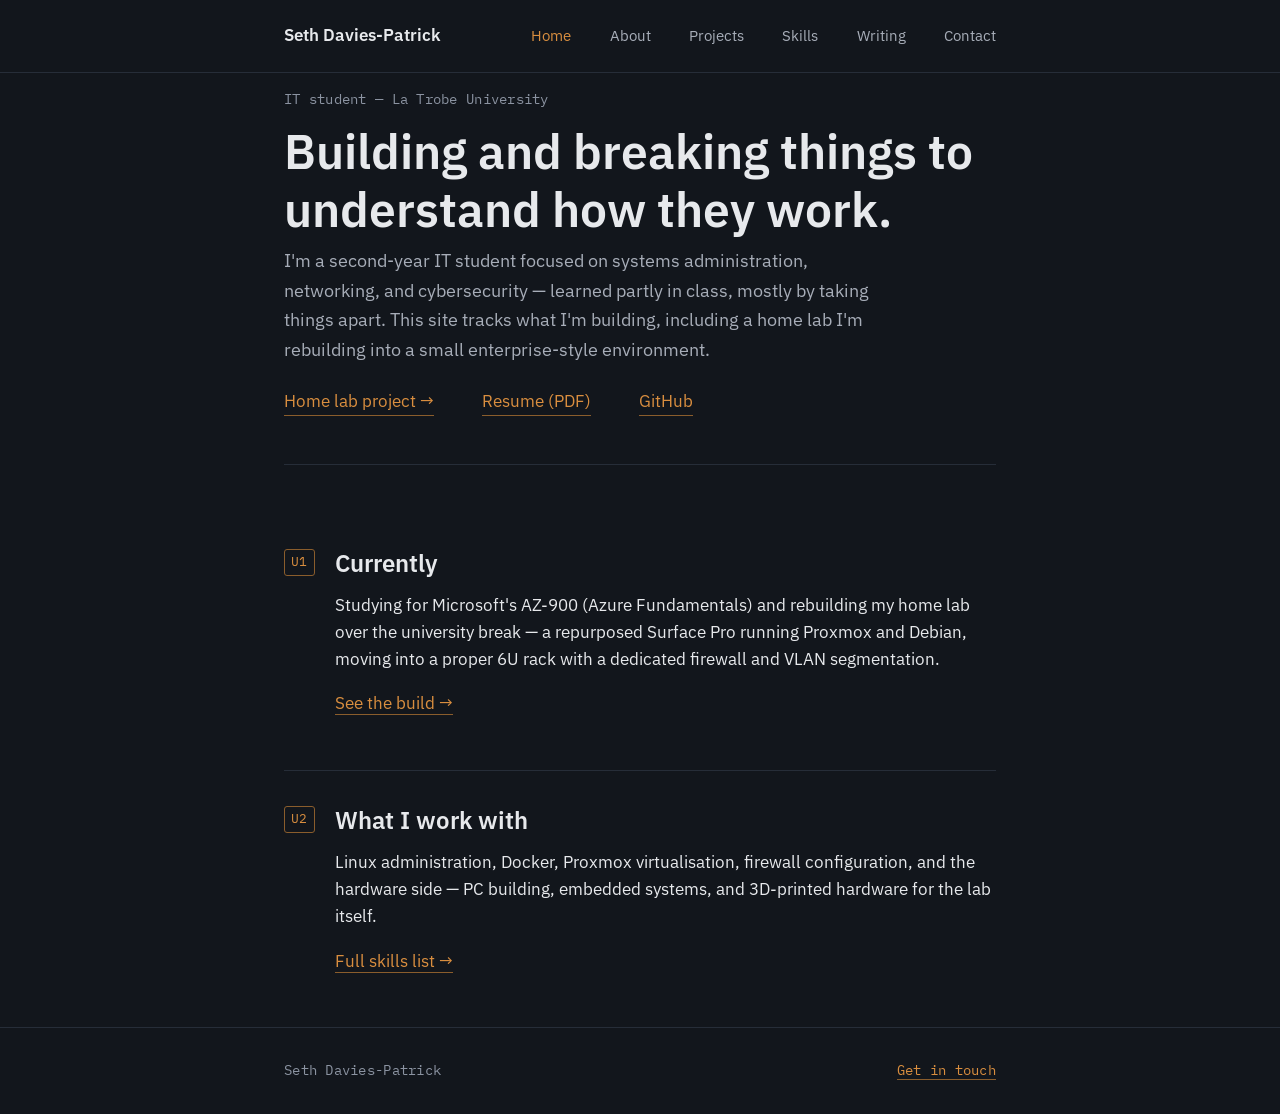
<file: index.html>
<!DOCTYPE html>
<html lang="en">
<head>
  <meta charset="UTF-8">
  <meta name="viewport" content="width=device-width, initial-scale=1.0">
  <title>Seth Davies-Patrick — IT &amp; Cybersecurity</title>
  <meta name="description" content="Portfolio of Seth Davies-Patrick — IT student, home lab builder, and cybersecurity enthusiast.">
  <link rel="stylesheet" href="assets/css/style.css">
  <link rel="preconnect" href="https://fonts.googleapis.com">
  <link href="https://fonts.googleapis.com/css2?family=IBM+Plex+Sans:wght@400;500;600&family=IBM+Plex+Mono:wght@400;500&display=swap" rel="stylesheet">
</head>
<body>

  <header class="site-header">
    <div class="wrap">
      <a class="site-title" href="index.html">Seth Davies-Patrick</a>
      <nav class="site-nav">
        <a href="index.html" aria-current="page">Home</a>
        <a href="about.html">About</a>
        <a href="projects/index.html">Projects</a>
        <a href="skills.html">Skills</a>
        <a href="writing/index.html">Writing</a>
        <a href="contact.html">Contact</a>
      </nav>
    </div>
  </header>

  <main class="wrap">

    <section class="hero">
      <span class="mono">IT student — La Trobe University</span>
      <h1>Building and breaking things to understand how they work.</h1>
      <p class="lede">
        I'm a second-year IT student focused on systems administration,
        networking, and cybersecurity — learned partly in class, mostly by
        taking things apart. This site tracks what I'm building, including
        a home lab I'm rebuilding into a small enterprise-style environment.
      </p>
      <div class="links">
        <a href="projects/homelab.html">Home lab project →</a>
        <a href="resume.pdf">Resume (PDF)</a>
        <a href="https://github.com/sethosauruss" target="_blank" rel="noopener">GitHub</a>
      </div>
    </section>

    <div class="unit">
      <span class="unit-tag">U1</span>
      <h2>Currently</h2>
      <p>
        Studying for Microsoft's AZ-900 (Azure Fundamentals) and rebuilding
        my home lab over the university break — a repurposed Surface Pro
        running Proxmox and Debian, moving into a proper 6U rack with a
        dedicated firewall and VLAN segmentation.
      </p>
      <p><a href="projects/homelab.html">See the build →</a></p>
    </div>

    <div class="unit">
      <span class="unit-tag">U2</span>
      <h2>What I work with</h2>
      <p>
        Linux administration, Docker, Proxmox virtualisation, firewall
        configuration, and the hardware side — PC building, embedded
        systems, and 3D-printed hardware for the lab itself.
      </p>
      <p><a href="skills.html">Full skills list →</a></p>
    </div>

  </main>

  <footer class="site-footer">
    <div class="wrap">
      <p class="mono">Seth Davies-Patrick</p>
      <p class="mono"><a href="contact.html">Get in touch</a></p>
    </div>
  </footer>

</body>
</html>
</file>
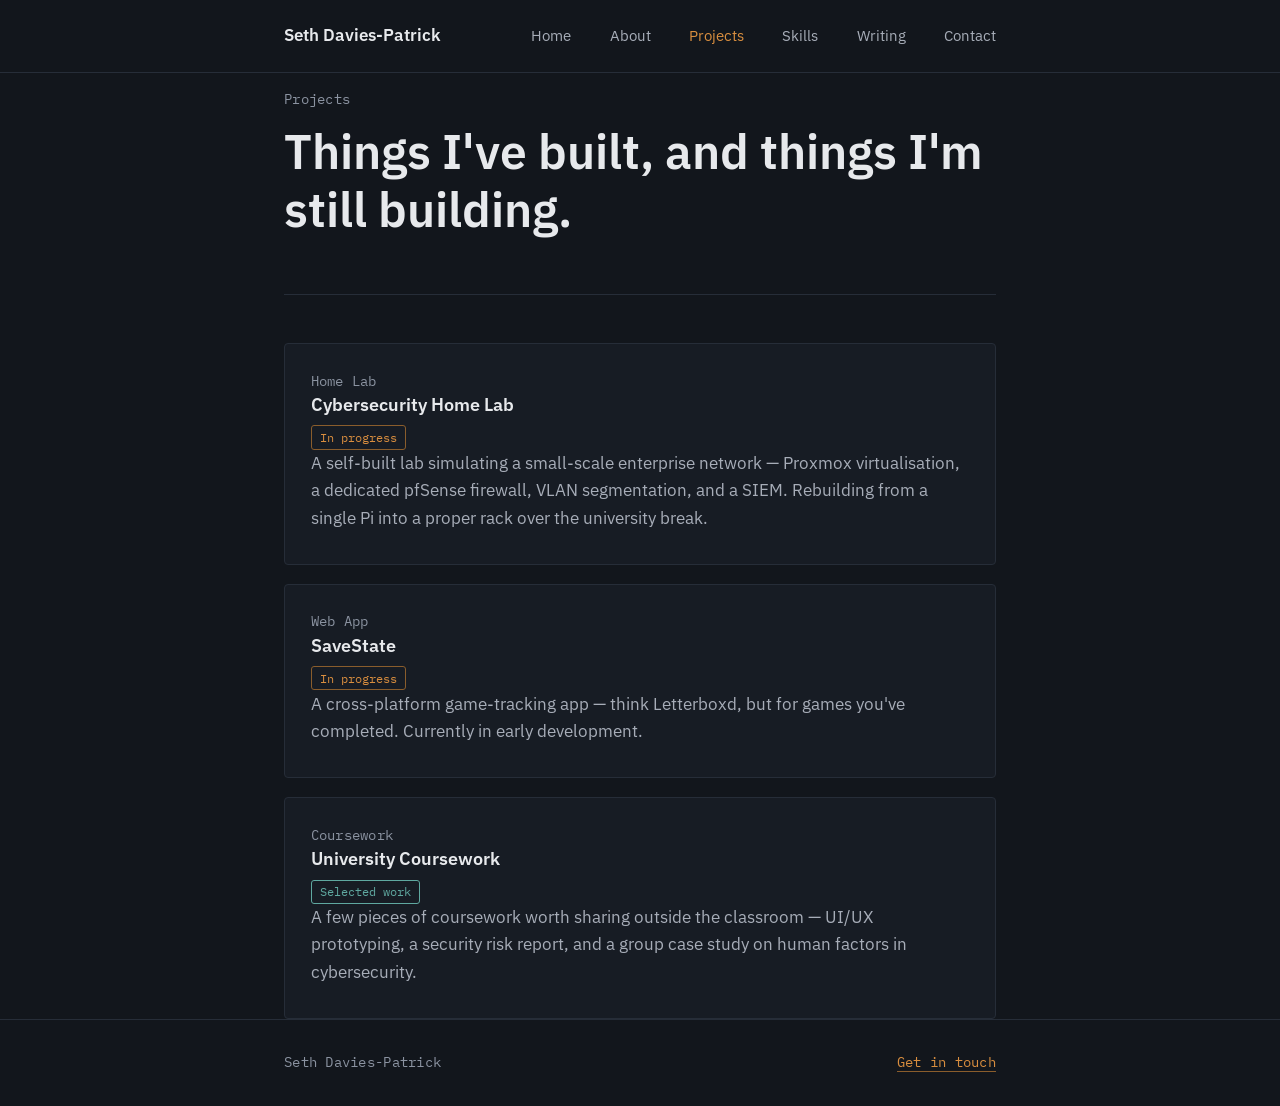
<file: projects/index.html>
<!DOCTYPE html>
<html lang="en">
<head>
  <meta charset="UTF-8">
  <meta name="viewport" content="width=device-width, initial-scale=1.0">
  <title>Projects — Seth Davies-Patrick</title>
  <link rel="stylesheet" href="../assets/css/style.css">
  <link rel="preconnect" href="https://fonts.googleapis.com">
  <link href="https://fonts.googleapis.com/css2?family=IBM+Plex+Sans:wght@400;500;600&family=IBM+Plex+Mono:wght@400;500&display=swap" rel="stylesheet">
</head>
<body>

  <header class="site-header">
    <div class="wrap">
      <a class="site-title" href="../index.html">Seth Davies-Patrick</a>
      <nav class="site-nav">
        <a href="../index.html">Home</a>
        <a href="../about.html">About</a>
        <a href="index.html" aria-current="page">Projects</a>
        <a href="../skills.html">Skills</a>
        <a href="../writing/index.html">Writing</a>
        <a href="../contact.html">Contact</a>
      </nav>
    </div>
  </header>

  <main class="wrap">

    <section class="hero">
      <span class="mono">Projects</span>
      <h1>Things I've built, and things I'm still building.</h1>
    </section>

    <div class="card-list">

      <article class="card">
        <span class="mono">Home Lab</span>
        <h3><a href="homelab.html">Cybersecurity Home Lab</a></h3>
        <span class="status status--wip">In progress</span>
        <p>
          A self-built lab simulating a small-scale enterprise network —
          Proxmox virtualisation, a dedicated pfSense firewall, VLAN
          segmentation, and a SIEM. Rebuilding from a single Pi into a
          proper rack over the university break.
        </p>
      </article>

      <article class="card">
        <span class="mono">Web App</span>
        <h3><a href="savestate.html">SaveState</a></h3>
        <span class="status status--wip">In progress</span>
        <p>
          A cross-platform game-tracking app — think Letterboxd, but for
          games you've completed. Currently in early development.
        </p>
      </article>

      <article class="card">
        <span class="mono">Coursework</span>
        <h3><a href="uni-coursework.html">University Coursework</a></h3>
        <span class="status status--live">Selected work</span>
        <p>
          A few pieces of coursework worth sharing outside the classroom —
          UI/UX prototyping, a security risk report, and a group case
          study on human factors in cybersecurity.
        </p>
      </article>

    </div>

  </main>

  <footer class="site-footer">
    <div class="wrap">
      <p class="mono">Seth Davies-Patrick</p>
      <p class="mono"><a href="../contact.html">Get in touch</a></p>
    </div>
  </footer>

</body>
</html>
</file>
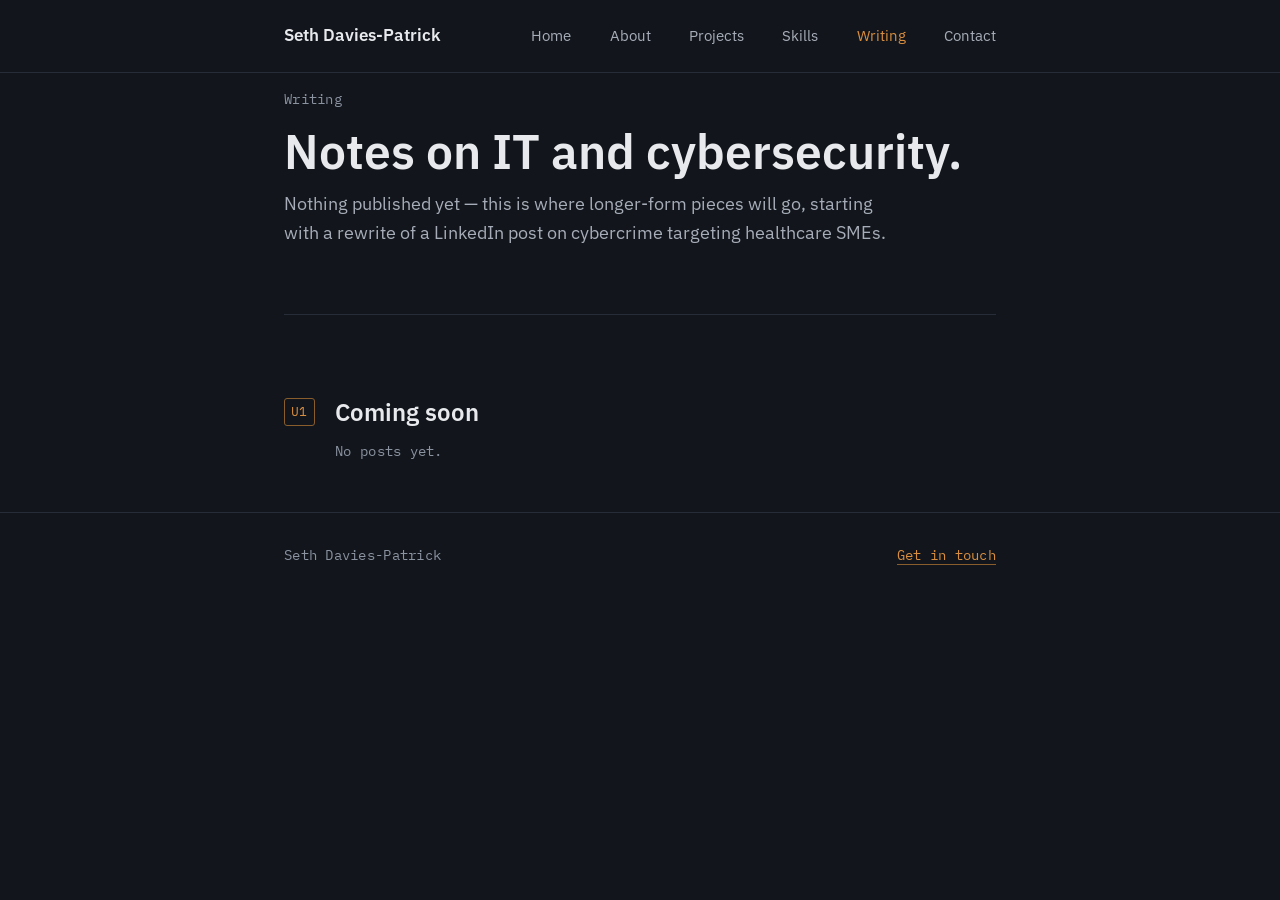
<file: writing/index.html>
<!DOCTYPE html>
<html lang="en">
<head>
  <meta charset="UTF-8">
  <meta name="viewport" content="width=device-width, initial-scale=1.0">
  <title>Writing — Seth Davies-Patrick</title>
  <link rel="stylesheet" href="../assets/css/style.css">
  <link rel="preconnect" href="https://fonts.googleapis.com">
  <link href="https://fonts.googleapis.com/css2?family=IBM+Plex+Sans:wght@400;500;600&family=IBM+Plex+Mono:wght@400;500&display=swap" rel="stylesheet">
</head>
<body>

  <header class="site-header">
    <div class="wrap">
      <a class="site-title" href="../index.html">Seth Davies-Patrick</a>
      <nav class="site-nav">
        <a href="../index.html">Home</a>
        <a href="../about.html">About</a>
        <a href="../projects/index.html">Projects</a>
        <a href="../skills.html">Skills</a>
        <a href="index.html" aria-current="page">Writing</a>
        <a href="../contact.html">Contact</a>
      </nav>
    </div>
  </header>

  <main class="wrap">

    <section class="hero">
      <span class="mono">Writing</span>
      <h1>Notes on IT and cybersecurity.</h1>
      <p class="lede">
        Nothing published yet — this is where longer-form pieces will
        go, starting with a rewrite of a LinkedIn post on cybercrime
        targeting healthcare SMEs.
      </p>
    </section>

    <div class="unit">
      <span class="unit-tag">U1</span>
      <h2>Coming soon</h2>
      <p class="mono">No posts yet.</p>
    </div>

  </main>

  <footer class="site-footer">
    <div class="wrap">
      <p class="mono">Seth Davies-Patrick</p>
      <p class="mono"><a href="../contact.html">Get in touch</a></p>
    </div>
  </footer>

</body>
</html>
</file>
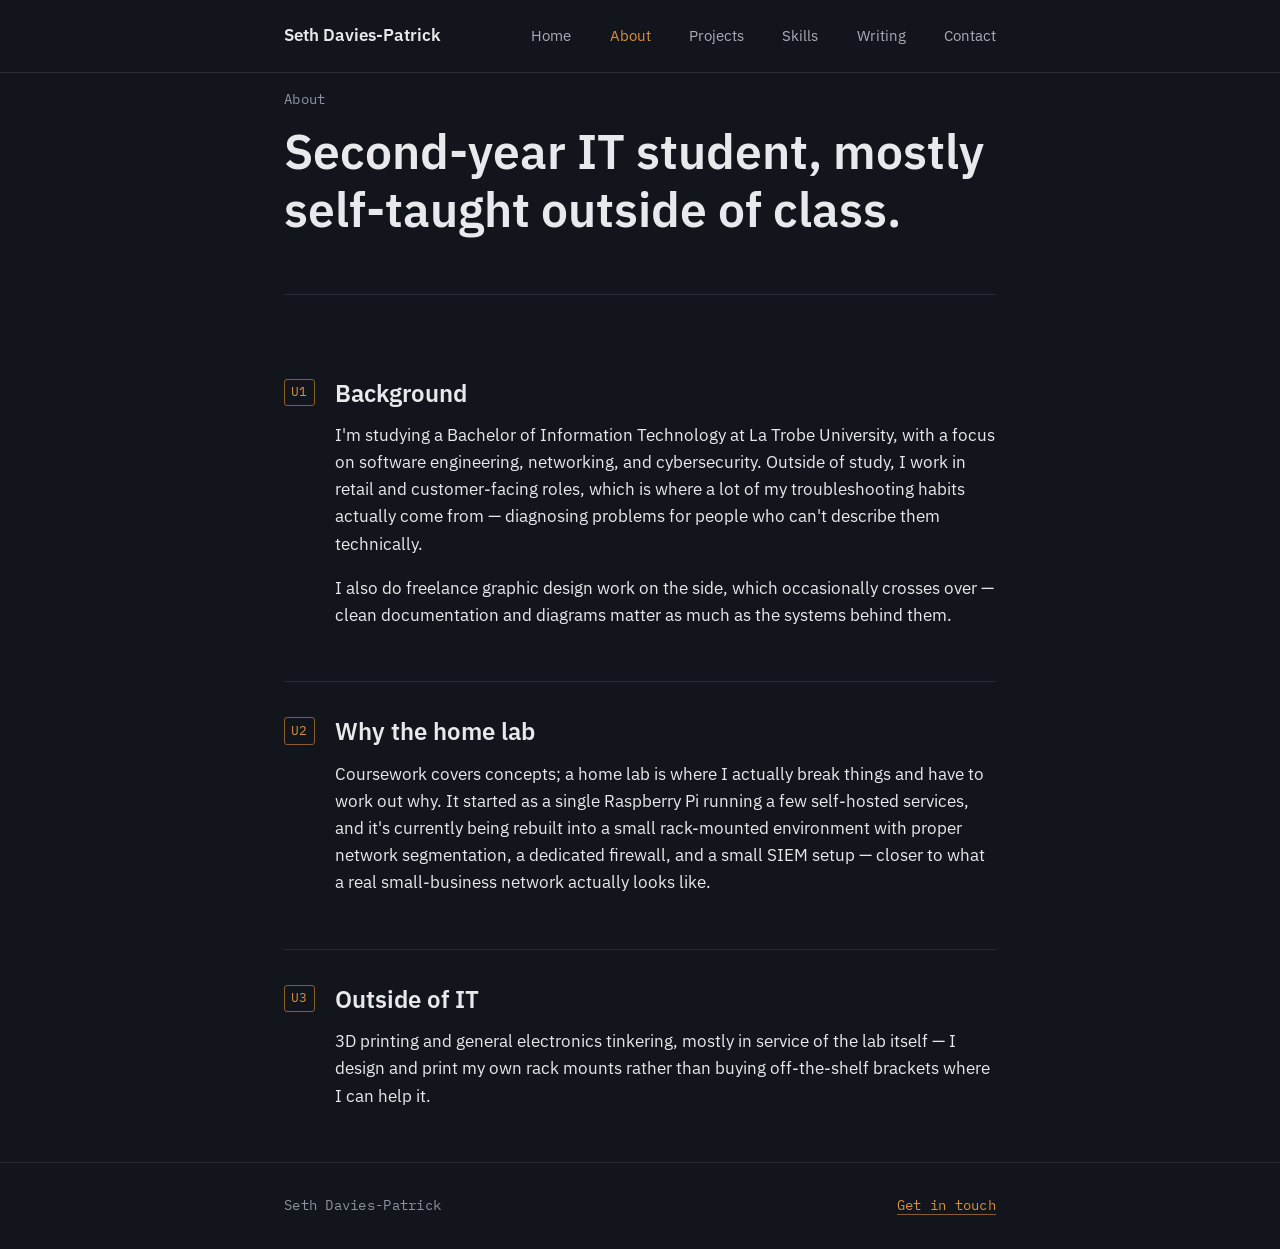
<file: about.html>
<!DOCTYPE html>
<html lang="en">
<head>
  <meta charset="UTF-8">
  <meta name="viewport" content="width=device-width, initial-scale=1.0">
  <title>About — Seth Davies-Patrick</title>
  <link rel="stylesheet" href="assets/css/style.css">
  <link rel="preconnect" href="https://fonts.googleapis.com">
  <link href="https://fonts.googleapis.com/css2?family=IBM+Plex+Sans:wght@400;500;600&family=IBM+Plex+Mono:wght@400;500&display=swap" rel="stylesheet">
</head>
<body>

  <header class="site-header">
    <div class="wrap">
      <a class="site-title" href="index.html">Seth Davies-Patrick</a>
      <nav class="site-nav">
        <a href="index.html">Home</a>
        <a href="about.html" aria-current="page">About</a>
        <a href="projects/index.html">Projects</a>
        <a href="skills.html">Skills</a>
        <a href="writing/index.html">Writing</a>
        <a href="contact.html">Contact</a>
      </nav>
    </div>
  </header>

  <main class="wrap">

    <section class="hero">
      <span class="mono">About</span>
      <h1>Second-year IT student, mostly self-taught outside of class.</h1>
    </section>

    <div class="unit">
      <span class="unit-tag">U1</span>
      <h2>Background</h2>
      <p>
        I'm studying a Bachelor of Information Technology at La Trobe
        University, with a focus on software engineering, networking,
        and cybersecurity. Outside of study, I work in retail and
        customer-facing roles, which is where a lot of my troubleshooting
        habits actually come from — diagnosing problems for people who
        can't describe them technically.
      </p>
      <p>
        I also do freelance graphic design work on the side, which
        occasionally crosses over — clean documentation and diagrams
        matter as much as the systems behind them.
      </p>
    </div>

    <div class="unit">
      <span class="unit-tag">U2</span>
      <h2>Why the home lab</h2>
      <p>
        Coursework covers concepts; a home lab is where I actually break
        things and have to work out why. It started as a single
        Raspberry Pi running a few self-hosted services, and it's
        currently being rebuilt into a small rack-mounted environment
        with proper network segmentation, a dedicated firewall, and a
        small SIEM setup — closer to what a real small-business network
        actually looks like.
      </p>
    </div>

    <div class="unit">
      <span class="unit-tag">U3</span>
      <h2>Outside of IT</h2>
      <p>
        3D printing and general electronics tinkering, mostly in service
        of the lab itself — I design and print my own rack mounts rather
        than buying off-the-shelf brackets where I can help it.
      </p>
    </div>

  </main>

  <footer class="site-footer">
    <div class="wrap">
      <p class="mono">Seth Davies-Patrick</p>
      <p class="mono"><a href="contact.html">Get in touch</a></p>
    </div>
  </footer>

</body>
</html>
</file>
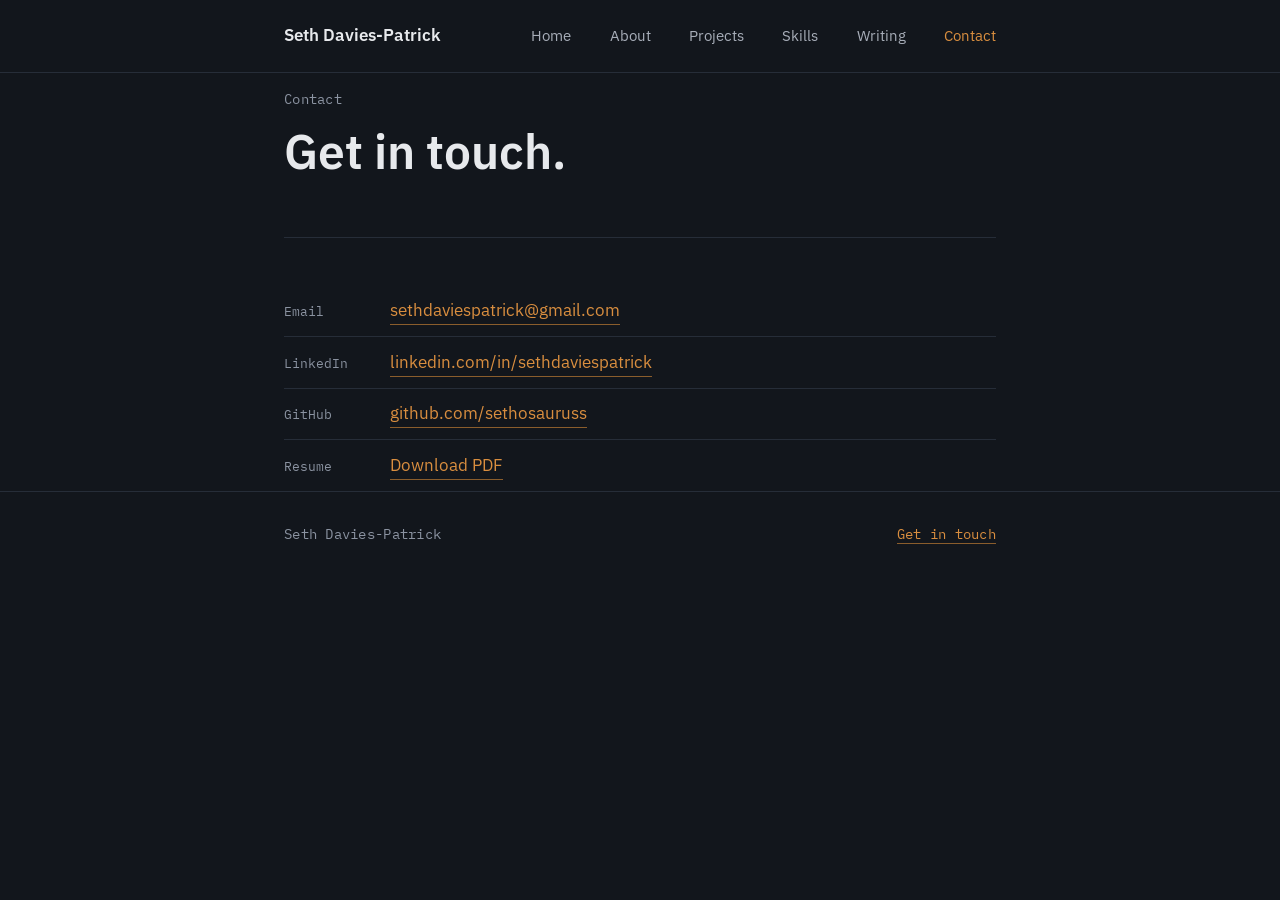
<file: contact.html>
<!DOCTYPE html>
<html lang="en">
<head>
  <meta charset="UTF-8">
  <meta name="viewport" content="width=device-width, initial-scale=1.0">
  <title>Contact — Seth Davies-Patrick</title>
  <link rel="stylesheet" href="assets/css/style.css">
  <link rel="preconnect" href="https://fonts.googleapis.com">
  <link href="https://fonts.googleapis.com/css2?family=IBM+Plex+Sans:wght@400;500;600&family=IBM+Plex+Mono:wght@400;500&display=swap" rel="stylesheet">
</head>
<body>

  <header class="site-header">
    <div class="wrap">
      <a class="site-title" href="index.html">Seth Davies-Patrick</a>
      <nav class="site-nav">
        <a href="index.html">Home</a>
        <a href="about.html">About</a>
        <a href="projects/index.html">Projects</a>
        <a href="skills.html">Skills</a>
        <a href="writing/index.html">Writing</a>
        <a href="contact.html" aria-current="page">Contact</a>
      </nav>
    </div>
  </header>

  <main class="wrap">

    <section class="hero">
      <span class="mono">Contact</span>
      <h1>Get in touch.</h1>
    </section>

    <ul class="contact-list">
      <li>
        <span class="label">Email</span>
        <a href="mailto:sethdaviespatrick@gmail.com">sethdaviespatrick@gmail.com</a>
      </li>
      <li>
        <span class="label">LinkedIn</span>
        <a href="https://au.linkedin.com/in/sethdaviespatrick" target="_blank" rel="noopener">linkedin.com/in/sethdaviespatrick</a>
      </li>
      <li>
        <span class="label">GitHub</span>
        <a href="https://github.com/sethosauruss" target="_blank" rel="noopener">github.com/sethosauruss</a>
      </li>
      <li>
        <span class="label">Resume</span>
        <a href="resume.pdf">Download PDF</a>
      </li>
    </ul>

  </main>

  <footer class="site-footer">
    <div class="wrap">
      <p class="mono">Seth Davies-Patrick</p>
      <p class="mono"><a href="contact.html">Get in touch</a></p>
    </div>
  </footer>

</body>
</html>
</file>
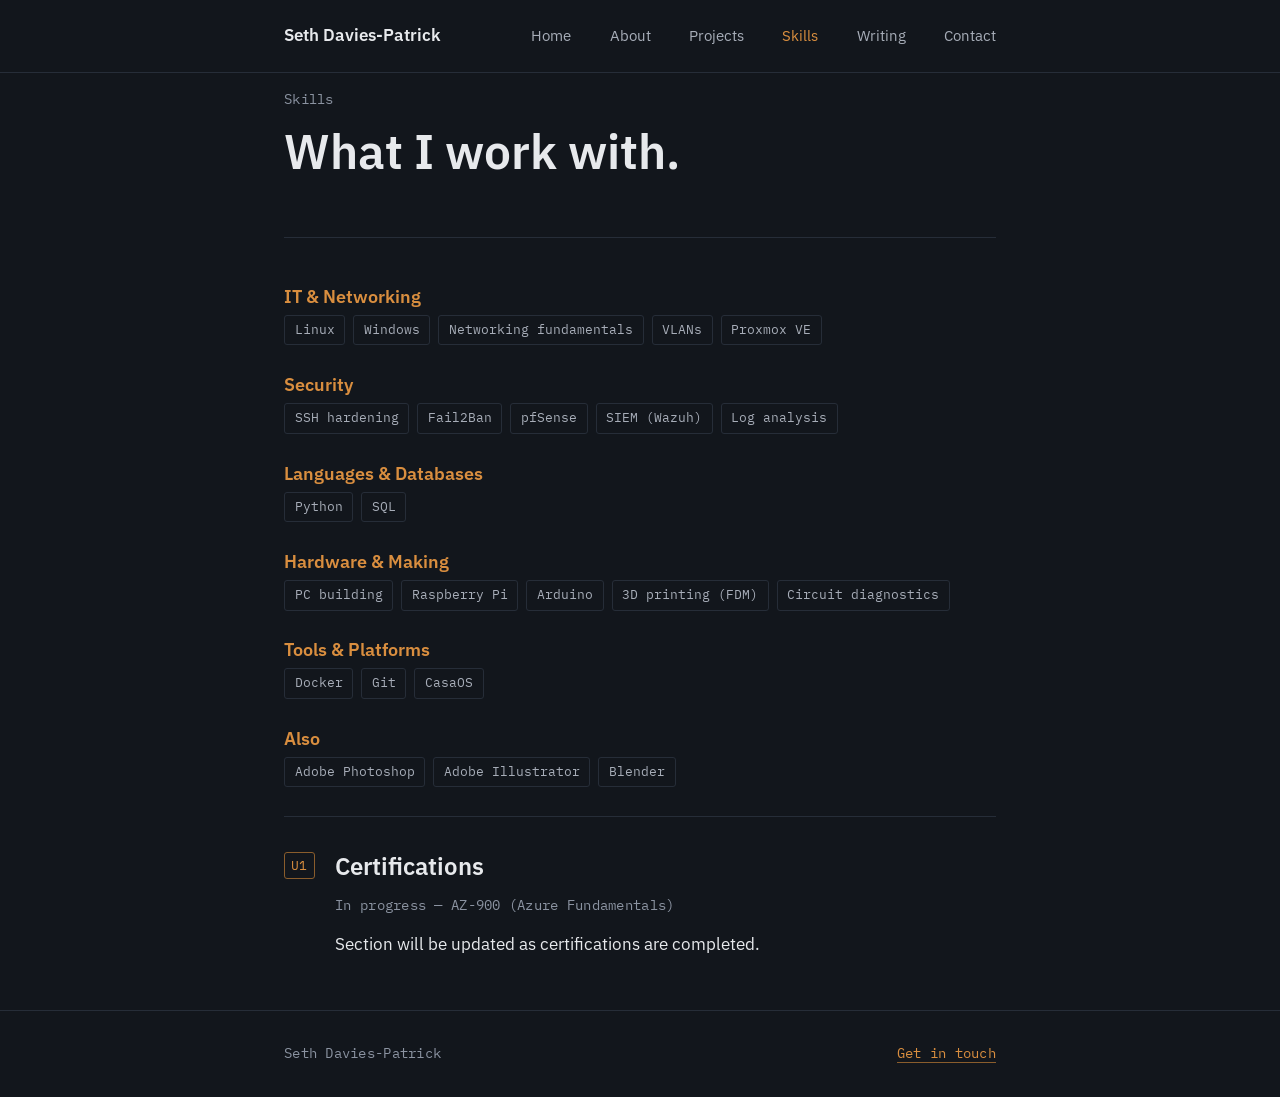
<file: skills.html>
<!DOCTYPE html>
<html lang="en">
<head>
  <meta charset="UTF-8">
  <meta name="viewport" content="width=device-width, initial-scale=1.0">
  <title>Skills — Seth Davies-Patrick</title>
  <link rel="stylesheet" href="assets/css/style.css">
  <link rel="preconnect" href="https://fonts.googleapis.com">
  <link href="https://fonts.googleapis.com/css2?family=IBM+Plex+Sans:wght@400;500;600&family=IBM+Plex+Mono:wght@400;500&display=swap" rel="stylesheet">
</head>
<body>

  <header class="site-header">
    <div class="wrap">
      <a class="site-title" href="index.html">Seth Davies-Patrick</a>
      <nav class="site-nav">
        <a href="index.html">Home</a>
        <a href="about.html">About</a>
        <a href="projects/index.html">Projects</a>
        <a href="skills.html" aria-current="page">Skills</a>
        <a href="writing/index.html">Writing</a>
        <a href="contact.html">Contact</a>
      </nav>
    </div>
  </header>

  <main class="wrap">

    <section class="hero">
      <span class="mono">Skills</span>
      <h1>What I work with.</h1>
    </section>

    <div class="skill-group">
      <h3>IT &amp; Networking</h3>
      <ul>
        <li>Linux</li>
        <li>Windows</li>
        <li>Networking fundamentals</li>
        <li>VLANs</li>
        <li>Proxmox VE</li>
      </ul>
    </div>

    <div class="skill-group">
      <h3>Security</h3>
      <ul>
        <li>SSH hardening</li>
        <li>Fail2Ban</li>
        <li>pfSense</li>
        <li>SIEM (Wazuh)</li>
        <li>Log analysis</li>
      </ul>
    </div>

    <div class="skill-group">
      <h3>Languages &amp; Databases</h3>
      <ul>
        <li>Python</li>
        <li>SQL</li>
      </ul>
    </div>

    <div class="skill-group">
      <h3>Hardware &amp; Making</h3>
      <ul>
        <li>PC building</li>
        <li>Raspberry Pi</li>
        <li>Arduino</li>
        <li>3D printing (FDM)</li>
        <li>Circuit diagnostics</li>
      </ul>
    </div>

    <div class="skill-group">
      <h3>Tools &amp; Platforms</h3>
      <ul>
        <li>Docker</li>
        <li>Git</li>
        <li>CasaOS</li>
      </ul>
    </div>

    <div class="skill-group">
      <h3>Also</h3>
      <ul>
        <li>Adobe Photoshop</li>
        <li>Adobe Illustrator</li>
        <li>Blender</li>
      </ul>
    </div>

    <div class="unit">
      <span class="unit-tag">U1</span>
      <h2>Certifications</h2>
      <p class="mono">In progress — AZ-900 (Azure Fundamentals)</p>
      <p>Section will be updated as certifications are completed.</p>
    </div>

  </main>

  <footer class="site-footer">
    <div class="wrap">
      <p class="mono">Seth Davies-Patrick</p>
      <p class="mono"><a href="contact.html">Get in touch</a></p>
    </div>
  </footer>

</body>
</html>
</file>
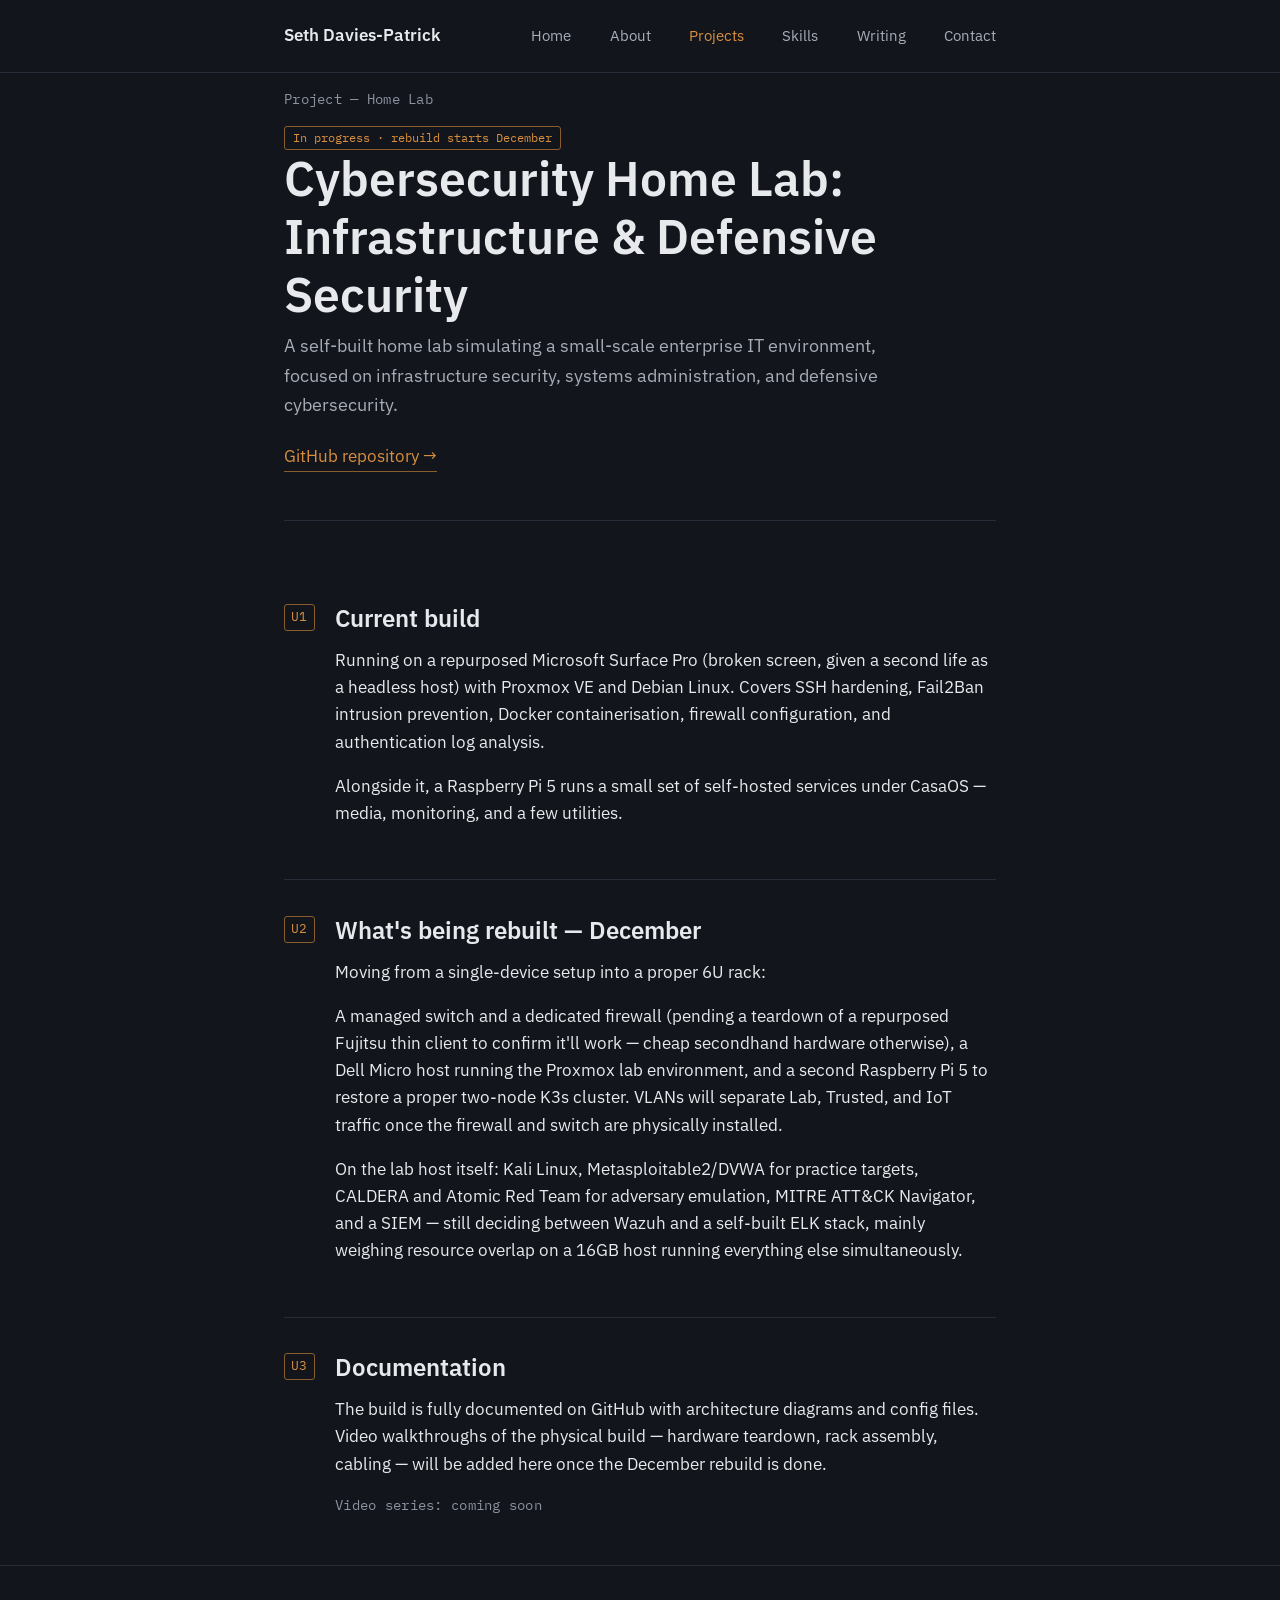
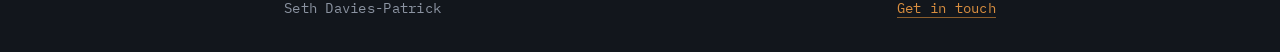
<file: projects/homelab.html>
<!DOCTYPE html>
<html lang="en">
<head>
  <meta charset="UTF-8">
  <meta name="viewport" content="width=device-width, initial-scale=1.0">
  <title>Cybersecurity Home Lab — Seth Davies-Patrick</title>
  <link rel="stylesheet" href="../assets/css/style.css">
  <link rel="preconnect" href="https://fonts.googleapis.com">
  <link href="https://fonts.googleapis.com/css2?family=IBM+Plex+Sans:wght@400;500;600&family=IBM+Plex+Mono:wght@400;500&display=swap" rel="stylesheet">
</head>
<body>

  <header class="site-header">
    <div class="wrap">
      <a class="site-title" href="../index.html">Seth Davies-Patrick</a>
      <nav class="site-nav">
        <a href="../index.html">Home</a>
        <a href="../about.html">About</a>
        <a href="index.html" aria-current="page">Projects</a>
        <a href="../skills.html">Skills</a>
        <a href="../writing/index.html">Writing</a>
        <a href="../contact.html">Contact</a>
      </nav>
    </div>
  </header>

  <main class="wrap">

    <section class="hero">
      <span class="mono">Project — Home Lab</span>
      <span class="status status--wip">In progress · rebuild starts December</span>
      <h1>Cybersecurity Home Lab: Infrastructure &amp; Defensive Security</h1>
      <p class="lede">
        A self-built home lab simulating a small-scale enterprise IT
        environment, focused on infrastructure security, systems
        administration, and defensive cybersecurity.
      </p>
      <div class="links">
        <a href="https://github.com/sethosauruss/surfacepro-cybersecurity-homelab" target="_blank" rel="noopener">GitHub repository →</a>
      </div>
    </section>

    <div class="unit">
      <span class="unit-tag">U1</span>
      <h2>Current build</h2>
      <p>
        Running on a repurposed Microsoft Surface Pro (broken screen,
        given a second life as a headless host) with Proxmox VE and
        Debian Linux. Covers SSH hardening, Fail2Ban intrusion
        prevention, Docker containerisation, firewall configuration, and
        authentication log analysis.
      </p>
      <p>
        Alongside it, a Raspberry Pi 5 runs a small set of self-hosted
        services under CasaOS — media, monitoring, and a few utilities.
      </p>
    </div>

    <div class="unit">
      <span class="unit-tag">U2</span>
      <h2>What's being rebuilt — December</h2>
      <p>
        Moving from a single-device setup into a proper 6U rack:
      </p>
      <p>
        A managed switch and a dedicated firewall (pending a teardown of
        a repurposed Fujitsu thin client to confirm it'll work — cheap
        secondhand hardware otherwise), a Dell Micro host running the
        Proxmox lab environment, and a second Raspberry Pi 5 to restore
        a proper two-node K3s cluster. VLANs will separate Lab, Trusted,
        and IoT traffic once the firewall and switch are physically
        installed.
      </p>
      <p>
        On the lab host itself: Kali Linux, Metasploitable2/DVWA for
        practice targets, CALDERA and Atomic Red Team for adversary
        emulation, MITRE ATT&amp;CK Navigator, and a SIEM — still deciding
        between Wazuh and a self-built ELK stack, mainly weighing
        resource overlap on a 16GB host running everything else
        simultaneously.
      </p>
    </div>

    <div class="unit">
      <span class="unit-tag">U3</span>
      <h2>Documentation</h2>
      <p>
        The build is fully documented on GitHub with architecture
        diagrams and config files. Video walkthroughs of the physical
        build — hardware teardown, rack assembly, cabling — will be
        added here once the December rebuild is done.
      </p>
      <p class="mono">Video series: coming soon</p>
    </div>

  </main>

  <footer class="site-footer">
    <div class="wrap">
      <p class="mono">Seth Davies-Patrick</p>
      <p class="mono"><a href="../contact.html">Get in touch</a></p>
    </div>
  </footer>

</body>
</html>
</file>
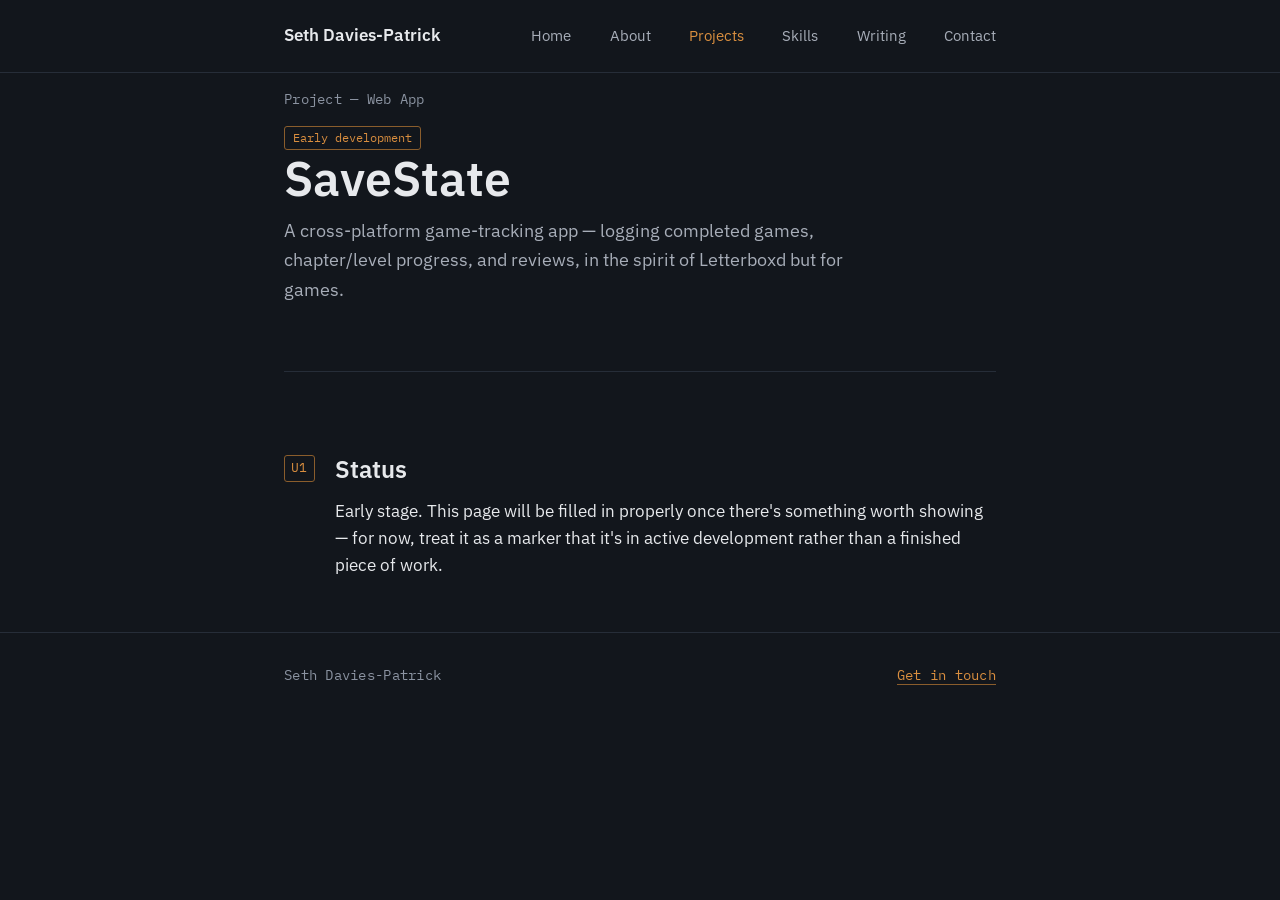
<file: projects/savestate.html>
<!DOCTYPE html>
<html lang="en">
<head>
  <meta charset="UTF-8">
  <meta name="viewport" content="width=device-width, initial-scale=1.0">
  <title>SaveState — Seth Davies-Patrick</title>
  <link rel="stylesheet" href="../assets/css/style.css">
  <link rel="preconnect" href="https://fonts.googleapis.com">
  <link href="https://fonts.googleapis.com/css2?family=IBM+Plex+Sans:wght@400;500;600&family=IBM+Plex+Mono:wght@400;500&display=swap" rel="stylesheet">
</head>
<body>

  <header class="site-header">
    <div class="wrap">
      <a class="site-title" href="../index.html">Seth Davies-Patrick</a>
      <nav class="site-nav">
        <a href="../index.html">Home</a>
        <a href="../about.html">About</a>
        <a href="index.html" aria-current="page">Projects</a>
        <a href="../skills.html">Skills</a>
        <a href="../writing/index.html">Writing</a>
        <a href="../contact.html">Contact</a>
      </nav>
    </div>
  </header>

  <main class="wrap">

    <section class="hero">
      <span class="mono">Project — Web App</span>
      <span class="status status--wip">Early development</span>
      <h1>SaveState</h1>
      <p class="lede">
        A cross-platform game-tracking app — logging completed games,
        chapter/level progress, and reviews, in the spirit of
        Letterboxd but for games.
      </p>
    </section>

    <div class="unit">
      <span class="unit-tag">U1</span>
      <h2>Status</h2>
      <p>
        Early stage. This page will be filled in properly once there's
        something worth showing — for now, treat it as a marker that
        it's in active development rather than a finished piece of work.
      </p>
    </div>

  </main>

  <footer class="site-footer">
    <div class="wrap">
      <p class="mono">Seth Davies-Patrick</p>
      <p class="mono"><a href="../contact.html">Get in touch</a></p>
    </div>
  </footer>

</body>
</html>
</file>
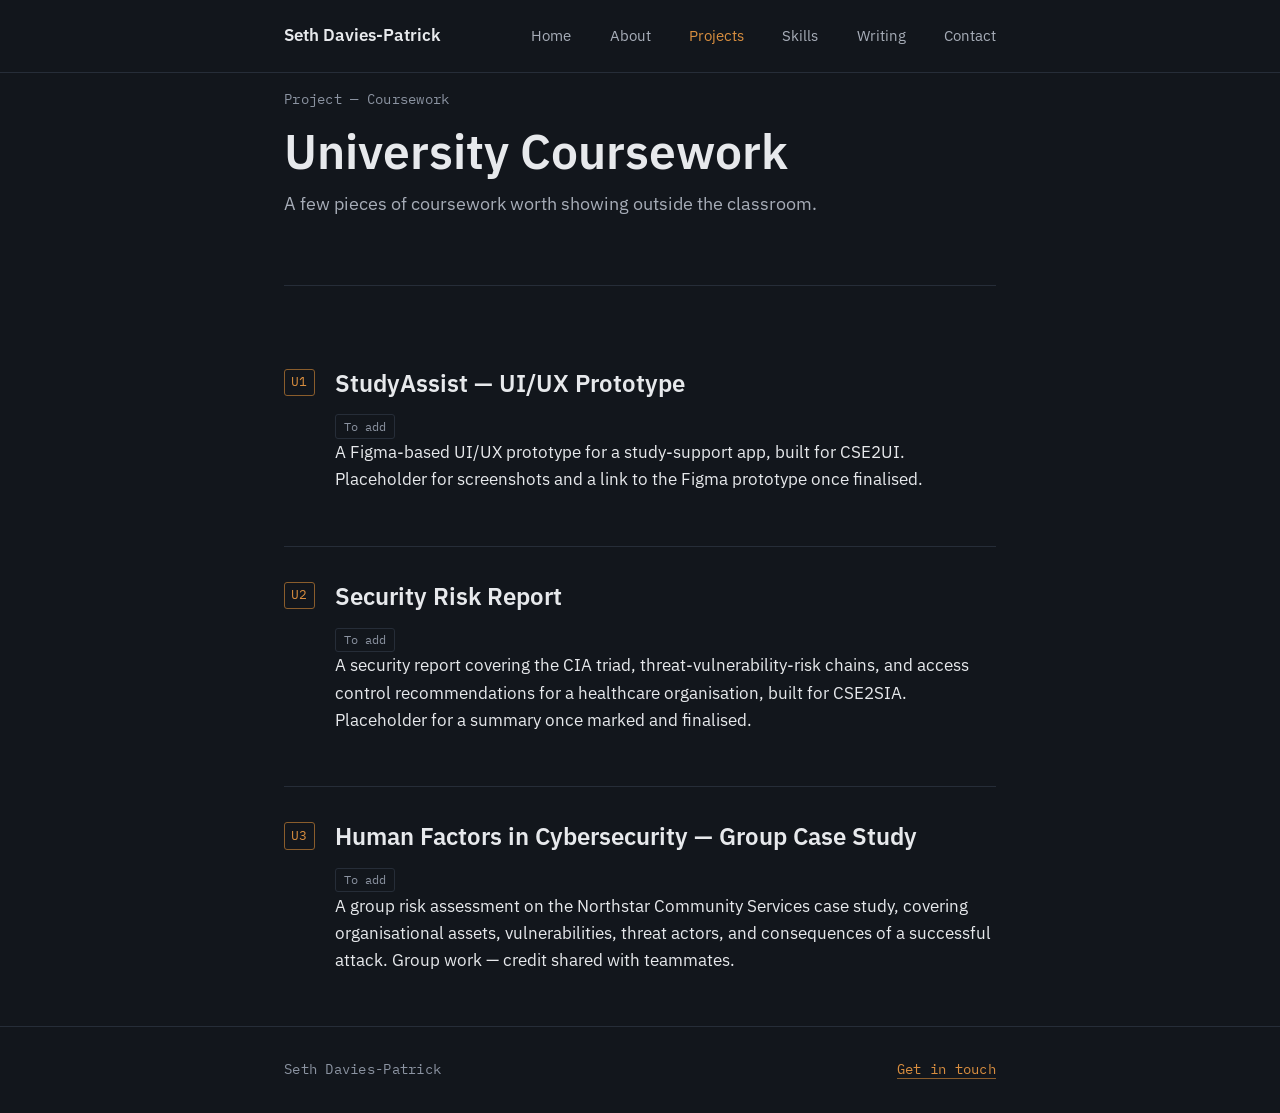
<file: projects/uni-coursework.html>
<!DOCTYPE html>
<html lang="en">
<head>
  <meta charset="UTF-8">
  <meta name="viewport" content="width=device-width, initial-scale=1.0">
  <title>University Coursework — Seth Davies-Patrick</title>
  <link rel="stylesheet" href="../assets/css/style.css">
  <link rel="preconnect" href="https://fonts.googleapis.com">
  <link href="https://fonts.googleapis.com/css2?family=IBM+Plex+Sans:wght@400;500;600&family=IBM+Plex+Mono:wght@400;500&display=swap" rel="stylesheet">
</head>
<body>

  <header class="site-header">
    <div class="wrap">
      <a class="site-title" href="../index.html">Seth Davies-Patrick</a>
      <nav class="site-nav">
        <a href="../index.html">Home</a>
        <a href="../about.html">About</a>
        <a href="index.html" aria-current="page">Projects</a>
        <a href="../skills.html">Skills</a>
        <a href="../writing/index.html">Writing</a>
        <a href="../contact.html">Contact</a>
      </nav>
    </div>
  </header>

  <main class="wrap">

    <section class="hero">
      <span class="mono">Project — Coursework</span>
      <h1>University Coursework</h1>
      <p class="lede">
        A few pieces of coursework worth showing outside the classroom.
      </p>
    </section>

    <div class="unit">
      <span class="unit-tag">U1</span>
      <h2>StudyAssist — UI/UX Prototype</h2>
      <span class="status status--planned">To add</span>
      <p>
        A Figma-based UI/UX prototype for a study-support app, built for
        CSE2UI. Placeholder for screenshots and a link to the Figma
        prototype once finalised.
      </p>
    </div>

    <div class="unit">
      <span class="unit-tag">U2</span>
      <h2>Security Risk Report</h2>
      <span class="status status--planned">To add</span>
      <p>
        A security report covering the CIA triad, threat-vulnerability-risk
        chains, and access control recommendations for a healthcare
        organisation, built for CSE2SIA. Placeholder for a summary once
        marked and finalised.
      </p>
    </div>

    <div class="unit">
      <span class="unit-tag">U3</span>
      <h2>Human Factors in Cybersecurity — Group Case Study</h2>
      <span class="status status--planned">To add</span>
      <p>
        A group risk assessment on the Northstar Community Services
        case study, covering organisational assets, vulnerabilities,
        threat actors, and consequences of a successful attack.
        Group work — credit shared with teammates.
      </p>
    </div>

  </main>

  <footer class="site-footer">
    <div class="wrap">
      <p class="mono">Seth Davies-Patrick</p>
      <p class="mono"><a href="../contact.html">Get in touch</a></p>
    </div>
  </footer>

</body>
</html>
</file>
<file: assets/css/style.css>
/* ===========================================================
   Seth Davies-Patrick — Portfolio
   Design tokens
   =========================================================== */
:root {
  --bg:        #12161c;
  --bg-raised: #171c24;
  --line:      #262d38;
  --text:      #e7e9ec;
  --text-dim:  #a7adb8;
  --meta:      #8b93a1;
  --copper:    #d98e3f;
  --copper-dim:#8a5d2c;
  --teal:      #5fa8a0;

  --font-sans: "IBM Plex Sans", -apple-system, BlinkMacSystemFont, "Segoe UI", sans-serif;
  --font-mono: "IBM Plex Mono", ui-monospace, SFMono-Regular, Menlo, monospace;

  --max-w: 760px;
  --gap: 1.5rem;
}

@media (prefers-color-scheme: light) {
  /* Site is intentionally dark-first (lab/rack aesthetic).
     Still respect light preference with a softened version. */
}

* { box-sizing: border-box; }

html {
  scroll-behavior: smooth;
}
@media (prefers-reduced-motion: reduce) {
  html { scroll-behavior: auto; }
  * { animation-duration: 0.01ms !important; transition-duration: 0.01ms !important; }
}

body {
  margin: 0;
  background: var(--bg);
  color: var(--text);
  font-family: var(--font-sans);
  font-size: 17px;
  line-height: 1.6;
  -webkit-font-smoothing: antialiased;
}

a {
  color: var(--copper);
  text-decoration: none;
  border-bottom: 1px solid var(--copper-dim);
}
a:hover { border-bottom-color: var(--copper); }

a:focus-visible,
button:focus-visible {
  outline: 2px solid var(--teal);
  outline-offset: 3px;
}

h1, h2, h3 {
  font-weight: 600;
  line-height: 1.2;
  margin: 0 0 0.6em 0;
}
h1 { font-size: clamp(2rem, 5vw, 3rem); }
h2 { font-size: 1.5rem; }
h3 { font-size: 1.1rem; }

p { margin: 0 0 1em 0; max-width: 68ch; }

.mono {
  font-family: var(--font-mono);
  font-size: 0.85rem;
  color: var(--meta);
  letter-spacing: 0.02em;
}

/* ---------- Layout shell ---------- */
.wrap {
  max-width: var(--max-w);
  margin: 0 auto;
  padding: 0 1.5rem;
}

header.site-header {
  border-bottom: 1px solid var(--line);
  padding: 1.4rem 0;
}
header.site-header .wrap {
  display: flex;
  align-items: baseline;
  justify-content: space-between;
  gap: 1rem;
  flex-wrap: wrap;
}
.site-title {
  font-weight: 600;
  font-size: 1.05rem;
  color: var(--text);
  border-bottom: none;
}
.site-title:hover { color: var(--copper); }

nav.site-nav {
  display: flex;
  gap: 1.2rem;
  flex-wrap: wrap;
}
nav.site-nav a { margin-right: 1.2rem; }
nav.site-nav a:last-child { margin-right: 0; }
nav.site-nav a {
  color: var(--text-dim);
  border-bottom: none;
  font-size: 0.95rem;
}
nav.site-nav a:hover,
nav.site-nav a[aria-current="page"] {
  color: var(--copper);
}

main {
  padding: 3rem 0 5rem 0;
}

footer.site-footer {
  border-top: 1px solid var(--line);
  padding: 2rem 0;
}
footer.site-footer .wrap {
  display: flex;
  justify-content: space-between;
  flex-wrap: wrap;
  gap: 1rem;
}
footer.site-footer p { margin: 0; }

/* ---------- Hero ---------- */
.hero {
  padding: 1rem 0 3rem 0;
  border-bottom: 1px solid var(--line);
  margin-bottom: 3rem;
}
.hero .mono { display: block; margin-bottom: 0.8rem; }
.hero h1 { margin-bottom: 0.5rem; }
.hero .lede {
  color: var(--text-dim);
  font-size: 1.15rem;
  max-width: 56ch;
}
.hero .links {
  margin-top: 1.5rem;
  display: flex;
  gap: 1.5rem;
  flex-wrap: wrap;
}
.hero .links a { margin-right: 1.5rem; }
.hero .links a:last-child { margin-right: 0; }

/* ---------- Rack-unit sections ----------
   Content is organised as numbered rack units (U1, U2, ...),
   mirroring the physical 6U rack build. */
.unit {
  position: relative;
  padding: 2.2rem 0 2.2rem 3.2rem;
  border-top: 1px solid var(--line);
}
.unit:first-of-type { border-top: none; }
.unit .unit-tag {
  position: absolute;
  left: 0;
  top: 2.2rem;
  font-family: var(--font-mono);
  font-size: 0.8rem;
  color: var(--copper);
  border: 1px solid var(--copper-dim);
  border-radius: 3px;
  padding: 0.15rem 0.4rem;
}
.unit h2 { margin-bottom: 0.9rem; }

/* ---------- Cards (project index) ---------- */
.card-list {
  display: flex;
  flex-direction: column;
  gap: 1.2rem;
}
.card {
  border: 1px solid var(--line);
  border-radius: 4px;
  padding: 1.4rem 1.6rem;
  background: var(--bg-raised);
}
.card .mono { margin-bottom: 0.5rem; }
.card h3 { margin-bottom: 0.5rem; }
.card h3 a {
  color: var(--text);
  border-bottom: none;
}
.card h3 a:hover { color: var(--copper); }
.card p { margin-bottom: 0.6rem; color: var(--text-dim); }

.status {
  font-family: var(--font-mono);
  font-size: 0.75rem;
  padding: 0.1rem 0.5rem;
  border-radius: 3px;
  border: 1px solid;
  display: inline-block;
}
.status--live   { color: var(--teal);   border-color: var(--teal); }
.status--wip    { color: var(--copper); border-color: var(--copper-dim); }
.status--planned{ color: var(--meta);   border-color: var(--line); }

/* ---------- Skills ---------- */
.skill-group {
  margin-bottom: 1.8rem;
}
.skill-group h3 {
  color: var(--copper);
  margin-bottom: 0.5rem;
}
.skill-group ul {
  list-style: none;
  padding: 0;
  margin: 0;
  display: flex;
  flex-wrap: wrap;
  gap: 0.5rem;
}
.skill-group li {
  font-family: var(--font-mono);
  font-size: 0.8rem;
  color: var(--text-dim);
  border: 1px solid var(--line);
  border-radius: 3px;
  padding: 0.25rem 0.6rem;
}

/* ---------- Timeline / Now ---------- */
.now-list {
  list-style: none;
  padding: 0;
  margin: 0;
  border-left: 1px solid var(--line);
}
.now-list li {
  position: relative;
  padding: 0 0 1.4rem 1.4rem;
}
.now-list li::before {
  content: "";
  position: absolute;
  left: -4px;
  top: 0.4rem;
  width: 7px;
  height: 7px;
  border-radius: 50%;
  background: var(--copper);
}
.now-list .date {
  display: block;
  font-family: var(--font-mono);
  font-size: 0.75rem;
  color: var(--meta);
  margin-bottom: 0.2rem;
}

/* ---------- Contact ---------- */
.contact-list {
  list-style: none;
  padding: 0;
  margin: 0;
}
.contact-list li {
  padding: 0.7rem 0;
  border-top: 1px solid var(--line);
  display: flex;
  gap: 1rem;
  align-items: baseline;
}
.contact-list li:first-child { border-top: none; }
.contact-list .label {
  font-family: var(--font-mono);
  font-size: 0.8rem;
  color: var(--meta);
  width: 90px;
  flex-shrink: 0;
}

/* ---------- Utility ---------- */
.btn {
  display: inline-block;
  border: 1px solid var(--copper);
  color: var(--copper);
  border-bottom: 1px solid var(--copper);
  padding: 0.5rem 1rem;
  border-radius: 3px;
  font-size: 0.95rem;
}
.btn:hover {
  background: var(--copper);
  color: var(--bg);
}

@media (max-width: 560px) {
  .unit { padding-left: 2.4rem; }
  .unit .unit-tag { font-size: 0.72rem; }
}
</file>
